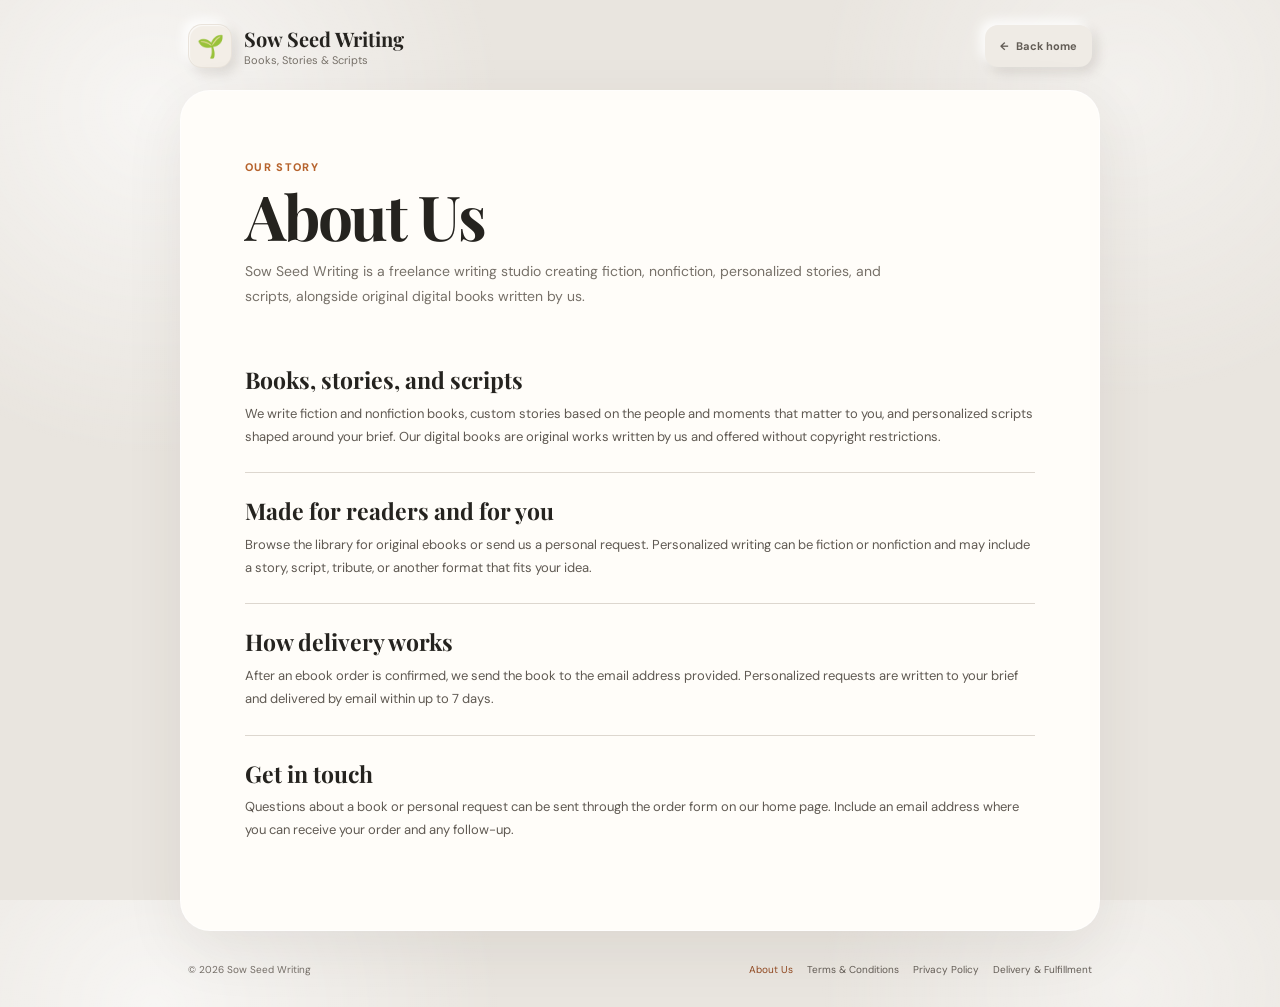
<file: about.html>
<!DOCTYPE html>
<html lang="en">
<head>
  <meta charset="UTF-8" />
  <meta name="viewport" content="width=device-width, initial-scale=1.0, viewport-fit=cover" />
  <meta name="theme-color" content="#e9e5df" />
  <meta name="description" content="Meet Sow Seed Writing, a freelance writer of fiction, nonfiction, personalized stories and scripts, and original ebooks." />
  <title>About Us — Sow Seed Writing</title>
  <link rel="icon" type="image/svg+xml" href="favicon.svg" />
  <link rel="preconnect" href="https://fonts.googleapis.com">
  <link rel="preconnect" href="https://fonts.gstatic.com" crossorigin>
  <link href="https://fonts.googleapis.com/css2?family=DM+Sans:wght@400;500;600;700&family=Playfair+Display:wght@600;700&display=swap" rel="stylesheet">
  <link rel="stylesheet" href="styles.css" />
</head>
<body class="legal-page">
  <div class="legal-shell">
    <header class="legal-header">
      <a class="brand" href="index.html" aria-label="Sow Seed Writing home">
        <span class="brand-mark">🌱</span>
        <span><strong>Sow Seed Writing</strong><small>Books, Stories &amp; Scripts</small></span>
      </a>
      <a class="home-button" href="index.html"><span aria-hidden="true">←</span> Back home</a>
    </header>

    <main class="legal-card">
      <span class="eyebrow">Our story</span>
      <h1>About Us</h1>
      <p class="legal-intro">Sow Seed Writing is a freelance writing studio creating fiction, nonfiction, personalized stories, and scripts, alongside original digital books written by us.</p>

      <section class="legal-section">
        <h2>Books, stories, and scripts</h2>
        <p>We write fiction and nonfiction books, custom stories based on the people and moments that matter to you, and personalized scripts shaped around your brief. Our digital books are original works written by us and offered without copyright restrictions.</p>
      </section>

      <section class="legal-section">
        <h2>Made for readers and for you</h2>
        <p>Browse the library for original ebooks or send us a personal request. Personalized writing can be fiction or nonfiction and may include a story, script, tribute, or another format that fits your idea.</p>
      </section>

      <section class="legal-section">
        <h2>How delivery works</h2>
        <p>After an ebook order is confirmed, we send the book to the email address provided. Personalized requests are written to your brief and delivered by email within up to 7 days.</p>
      </section>

      <section class="legal-section">
        <h2>Get in touch</h2>
        <p>Questions about a book or personal request can be sent through the order form on our home page. Include an email address where you can receive your order and any follow-up.</p>
      </section>
    </main>

    <footer class="site-footer legal-footer">
      <span>© 2026 Sow Seed Writing</span>
      <nav class="footer-links" aria-label="Footer navigation">
        <a href="about.html" aria-current="page">About Us</a>
        <a href="terms.html">Terms &amp; Conditions</a>
        <a href="privacy.html">Privacy Policy</a>
        <a href="delivery-fulfillment-policy.html">Delivery &amp; Fulfillment</a>
      </nav>
    </footer>
  </div>
</body>
</html>
</file>
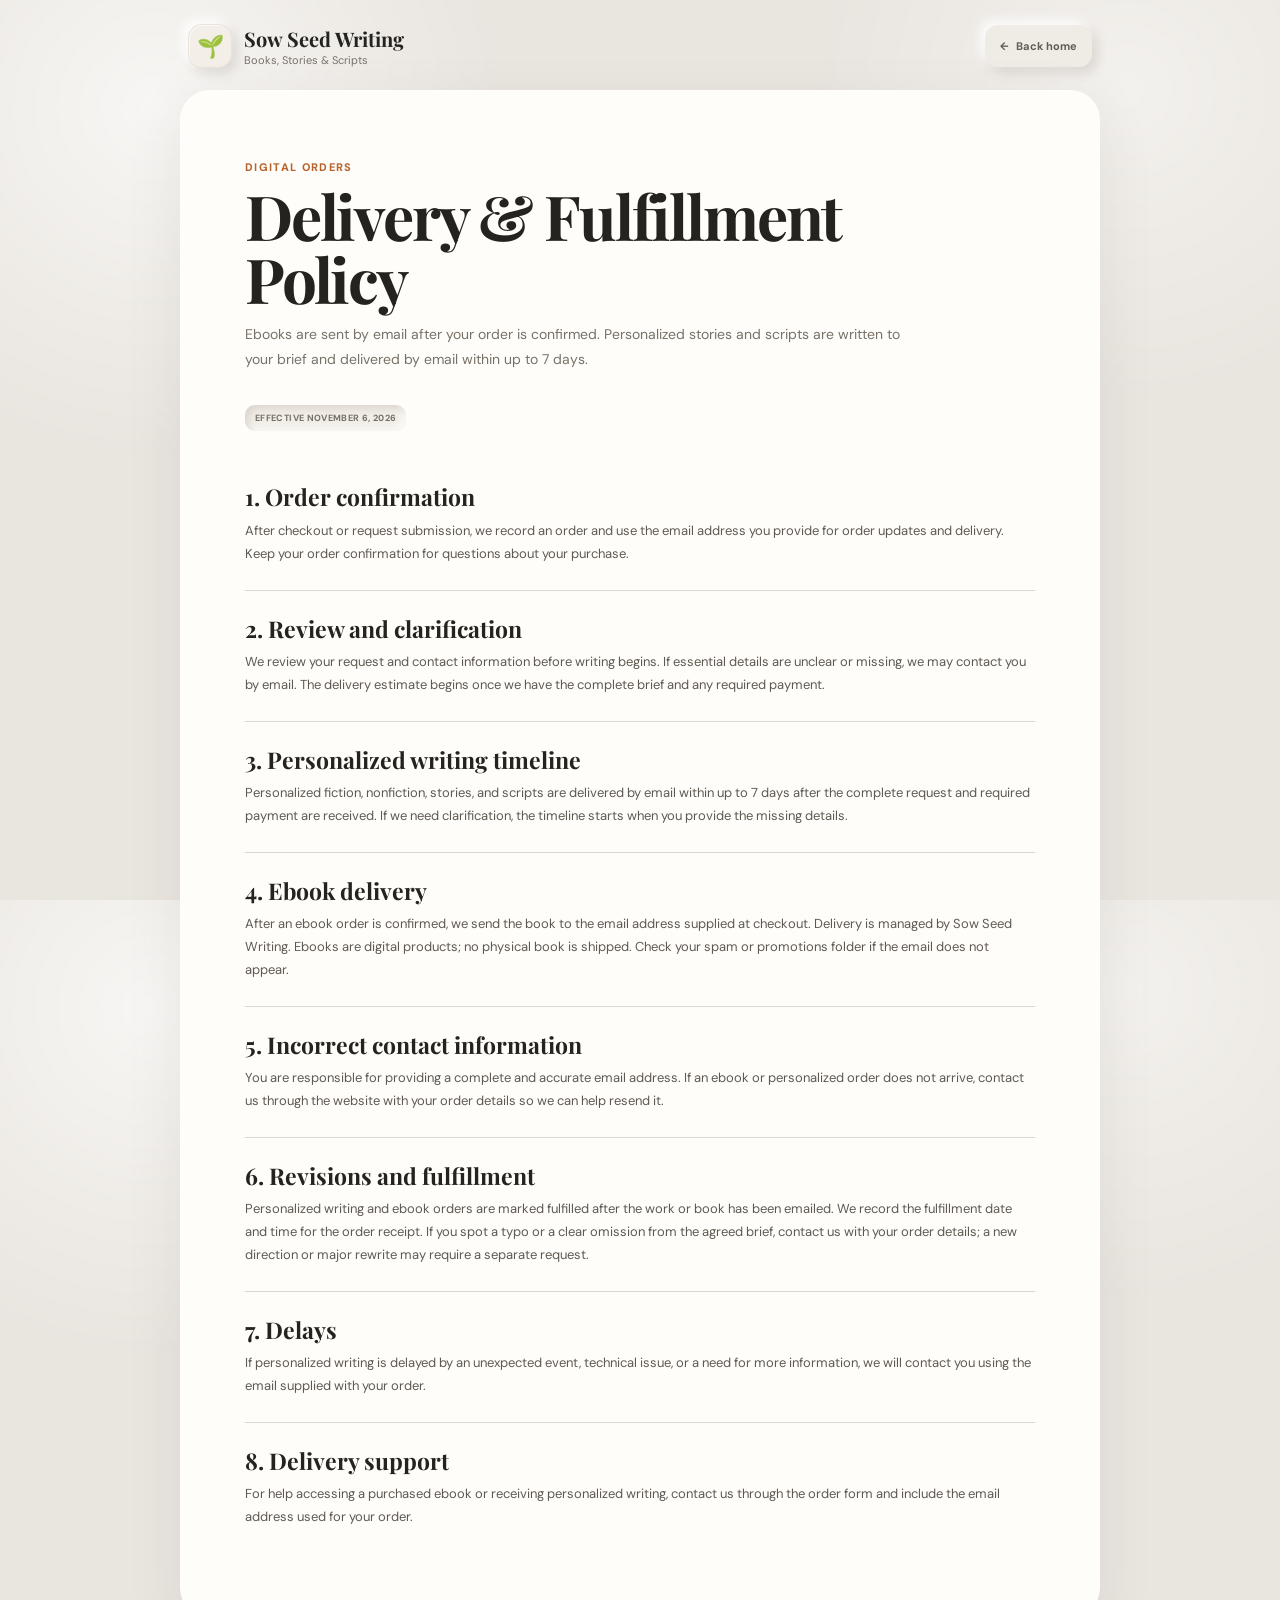
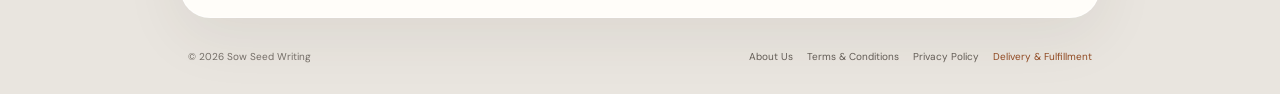
<file: delivery-fulfillment-policy.html>
<!DOCTYPE html>
<html lang="en">
<head>
  <meta charset="UTF-8" />
  <meta name="viewport" content="width=device-width, initial-scale=1.0, viewport-fit=cover" />
  <meta name="theme-color" content="#e9e5df" />
  <meta name="description" content="Email delivery and fulfillment for ebooks and personalized writing from Sow Seed Writing." />
  <title>Delivery &amp; Fulfillment Policy — Sow Seed Writing</title>
  <link rel="icon" type="image/svg+xml" href="favicon.svg" />
  <link rel="preconnect" href="https://fonts.googleapis.com">
  <link rel="preconnect" href="https://fonts.gstatic.com" crossorigin>
  <link href="https://fonts.googleapis.com/css2?family=DM+Sans:wght@400;500;600;700&family=Playfair+Display:wght@600;700&display=swap" rel="stylesheet">
  <link rel="stylesheet" href="styles.css" />
</head>
<body class="legal-page">
  <div class="legal-shell">
    <header class="legal-header">
      <a class="brand" href="index.html" aria-label="Sow Seed Writing home">
        <span class="brand-mark">🌱</span>
        <span><strong>Sow Seed Writing</strong><small>Books, Stories &amp; Scripts</small></span>
      </a>
      <a class="home-button" href="index.html"><span aria-hidden="true">←</span> Back home</a>
    </header>

    <main class="legal-card">
      <span class="eyebrow">Digital orders</span>
      <h1>Delivery &amp; Fulfillment Policy</h1>
      <p class="legal-intro">Ebooks are sent by email after your order is confirmed. Personalized stories and scripts are written to your brief and delivered by email within up to 7 days.</p>
      <div class="legal-updated">Effective November 6, 2026</div>

      <section class="legal-section">
        <h2>1. Order confirmation</h2>
        <p>After checkout or request submission, we record an order and use the email address you provide for order updates and delivery. Keep your order confirmation for questions about your purchase.</p>
      </section>

      <section class="legal-section">
        <h2>2. Review and clarification</h2>
        <p>We review your request and contact information before writing begins. If essential details are unclear or missing, we may contact you by email. The delivery estimate begins once we have the complete brief and any required payment.</p>
      </section>

      <section class="legal-section">
        <h2>3. Personalized writing timeline</h2>
        <p>Personalized fiction, nonfiction, stories, and scripts are delivered by email within up to 7 days after the complete request and required payment are received. If we need clarification, the timeline starts when you provide the missing details.</p>
      </section>

      <section class="legal-section">
        <h2>4. Ebook delivery</h2>
        <p>After an ebook order is confirmed, we send the book to the email address supplied at checkout. Delivery is managed by Sow Seed Writing. Ebooks are digital products; no physical book is shipped. Check your spam or promotions folder if the email does not appear.</p>
      </section>

      <section class="legal-section">
        <h2>5. Incorrect contact information</h2>
        <p>You are responsible for providing a complete and accurate email address. If an ebook or personalized order does not arrive, contact us through the website with your order details so we can help resend it.</p>
      </section>

      <section class="legal-section">
        <h2>6. Revisions and fulfillment</h2>
        <p>Personalized writing and ebook orders are marked fulfilled after the work or book has been emailed. We record the fulfillment date and time for the order receipt. If you spot a typo or a clear omission from the agreed brief, contact us with your order details; a new direction or major rewrite may require a separate request.</p>
      </section>

      <section class="legal-section">
        <h2>7. Delays</h2>
        <p>If personalized writing is delayed by an unexpected event, technical issue, or a need for more information, we will contact you using the email supplied with your order.</p>
      </section>

      <section class="legal-section">
        <h2>8. Delivery support</h2>
        <p>For help accessing a purchased ebook or receiving personalized writing, contact us through the order form and include the email address used for your order.</p>
      </section>
    </main>

    <footer class="site-footer legal-footer">
      <span>© 2026 Sow Seed Writing</span>
      <nav class="footer-links" aria-label="Footer navigation">
        <a href="about.html">About Us</a>
        <a href="terms.html">Terms &amp; Conditions</a>
        <a href="privacy.html">Privacy Policy</a>
        <a href="delivery-fulfillment-policy.html" aria-current="page">Delivery &amp; Fulfillment</a>
      </nav>
    </footer>
  </div>
</body>
</html>
</file>
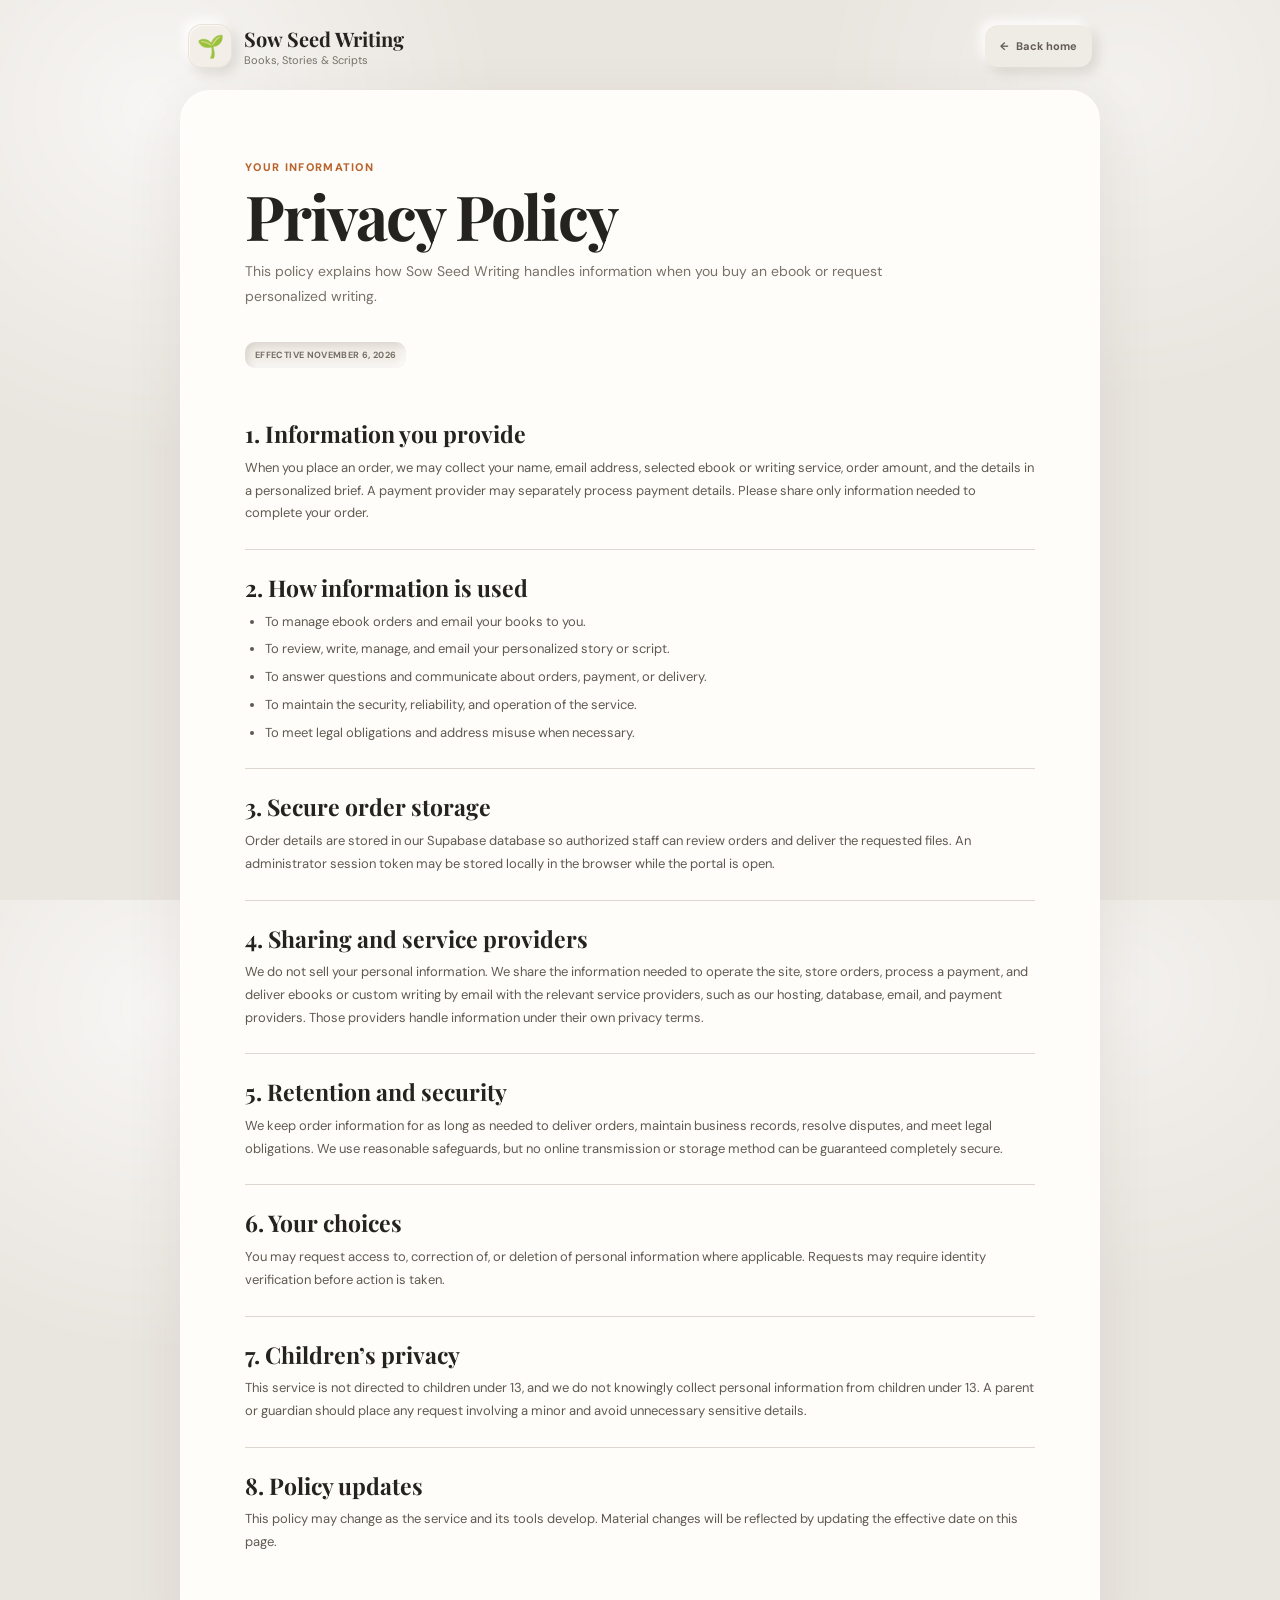
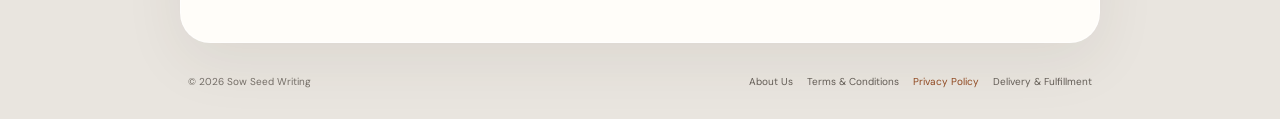
<file: privacy.html>
<!DOCTYPE html>
<html lang="en">
<head>
  <meta charset="UTF-8" />
  <meta name="viewport" content="width=device-width, initial-scale=1.0, viewport-fit=cover" />
  <meta name="theme-color" content="#e9e5df" />
  <meta name="description" content="Privacy policy for customers ordering digital books and personalized writing from Sow Seed Writing." />
  <title>Privacy Policy — Sow Seed Writing</title>
  <link rel="icon" type="image/svg+xml" href="favicon.svg" />
  <link rel="preconnect" href="https://fonts.googleapis.com">
  <link rel="preconnect" href="https://fonts.gstatic.com" crossorigin>
  <link href="https://fonts.googleapis.com/css2?family=DM+Sans:wght@400;500;600;700&family=Playfair+Display:wght@600;700&display=swap" rel="stylesheet">
  <link rel="stylesheet" href="styles.css" />
</head>
<body class="legal-page">
  <div class="legal-shell">
    <header class="legal-header">
      <a class="brand" href="index.html" aria-label="Sow Seed Writing home">
        <span class="brand-mark">🌱</span>
        <span><strong>Sow Seed Writing</strong><small>Books, Stories &amp; Scripts</small></span>
      </a>
      <a class="home-button" href="index.html"><span aria-hidden="true">←</span> Back home</a>
    </header>

    <main class="legal-card">
      <span class="eyebrow">Your information</span>
      <h1>Privacy Policy</h1>
      <p class="legal-intro">This policy explains how Sow Seed Writing handles information when you buy an ebook or request personalized writing.</p>
      <div class="legal-updated">Effective November 6, 2026</div>

      <section class="legal-section">
        <h2>1. Information you provide</h2>
        <p>When you place an order, we may collect your name, email address, selected ebook or writing service, order amount, and the details in a personalized brief. A payment provider may separately process payment details. Please share only information needed to complete your order.</p>
      </section>

      <section class="legal-section">
        <h2>2. How information is used</h2>
        <ul>
          <li>To manage ebook orders and email your books to you.</li>
          <li>To review, write, manage, and email your personalized story or script.</li>
          <li>To answer questions and communicate about orders, payment, or delivery.</li>
          <li>To maintain the security, reliability, and operation of the service.</li>
          <li>To meet legal obligations and address misuse when necessary.</li>
        </ul>
      </section>

      <section class="legal-section">
        <h2>3. Secure order storage</h2>
        <p>Order details are stored in our Supabase database so authorized staff can review orders and deliver the requested files. An administrator session token may be stored locally in the browser while the portal is open.</p>
      </section>

      <section class="legal-section">
        <h2>4. Sharing and service providers</h2>
        <p>We do not sell your personal information. We share the information needed to operate the site, store orders, process a payment, and deliver ebooks or custom writing by email with the relevant service providers, such as our hosting, database, email, and payment providers. Those providers handle information under their own privacy terms.</p>
      </section>

      <section class="legal-section">
        <h2>5. Retention and security</h2>
        <p>We keep order information for as long as needed to deliver orders, maintain business records, resolve disputes, and meet legal obligations. We use reasonable safeguards, but no online transmission or storage method can be guaranteed completely secure.</p>
      </section>

      <section class="legal-section">
        <h2>6. Your choices</h2>
        <p>You may request access to, correction of, or deletion of personal information where applicable. Requests may require identity verification before action is taken.</p>
      </section>

      <section class="legal-section">
        <h2>7. Children’s privacy</h2>
        <p>This service is not directed to children under 13, and we do not knowingly collect personal information from children under 13. A parent or guardian should place any request involving a minor and avoid unnecessary sensitive details.</p>
      </section>

      <section class="legal-section">
        <h2>8. Policy updates</h2>
        <p>This policy may change as the service and its tools develop. Material changes will be reflected by updating the effective date on this page.</p>
      </section>
    </main>

    <footer class="site-footer legal-footer">
      <span>© 2026 Sow Seed Writing</span>
      <nav class="footer-links" aria-label="Footer navigation">
        <a href="about.html">About Us</a>
        <a href="terms.html">Terms &amp; Conditions</a>
        <a href="privacy.html" aria-current="page">Privacy Policy</a>
        <a href="delivery-fulfillment-policy.html">Delivery &amp; Fulfillment</a>
      </nav>
    </footer>
  </div>
</body>
</html>
</file>
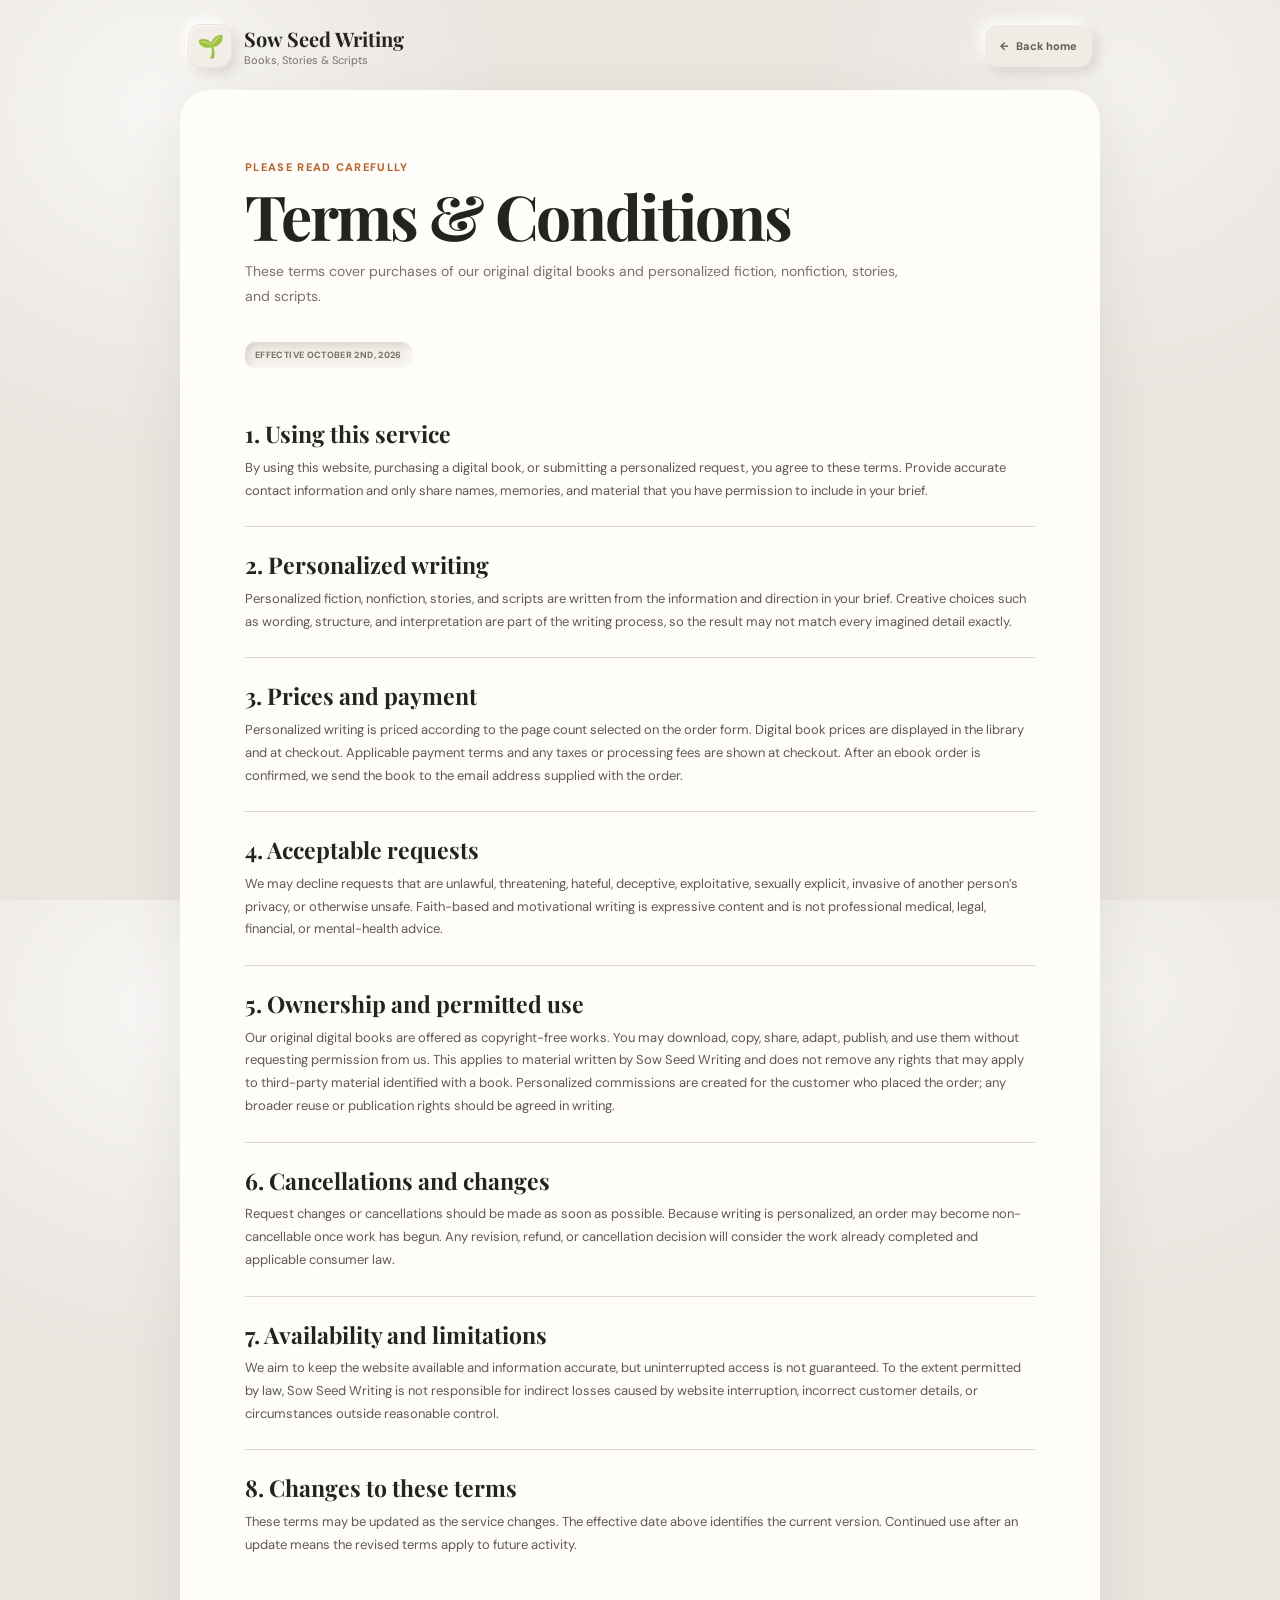
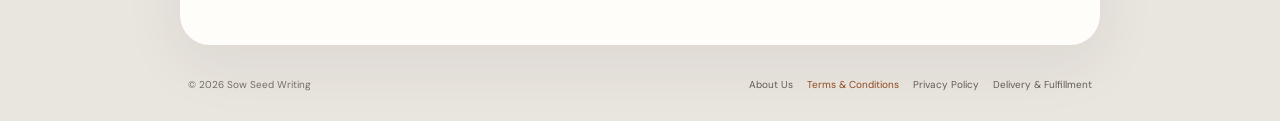
<file: terms.html>
<!DOCTYPE html>
<html lang="en">
<head>
  <meta charset="UTF-8" />
  <meta name="viewport" content="width=device-width, initial-scale=1.0, viewport-fit=cover" />
  <meta name="theme-color" content="#e9e5df" />
  <meta name="description" content="Terms for buying original copyright-free ebooks and ordering personalized writing from Sow Seed Writing." />
  <title>Terms &amp; Conditions — Sow Seed Writing</title>
  <link rel="icon" type="image/svg+xml" href="favicon.svg" />
  <link rel="preconnect" href="https://fonts.googleapis.com">
  <link rel="preconnect" href="https://fonts.gstatic.com" crossorigin>
  <link href="https://fonts.googleapis.com/css2?family=DM+Sans:wght@400;500;600;700&family=Playfair+Display:wght@600;700&display=swap" rel="stylesheet">
  <link rel="stylesheet" href="styles.css" />
</head>
<body class="legal-page">
  <div class="legal-shell">
    <header class="legal-header">
      <a class="brand" href="index.html" aria-label="Sow Seed Writing home">
        <span class="brand-mark">🌱</span>
        <span><strong>Sow Seed Writing</strong><small>Books, Stories &amp; Scripts</small></span>
      </a>
      <a class="home-button" href="index.html"><span aria-hidden="true">←</span> Back home</a>
    </header>

    <main class="legal-card">
      <span class="eyebrow">Please read carefully</span>
      <h1>Terms &amp; Conditions</h1>
      <p class="legal-intro">These terms cover purchases of our original digital books and personalized fiction, nonfiction, stories, and scripts.</p>
      <div class="legal-updated">Effective October 2nd, 2026</div>

      <section class="legal-section">
        <h2>1. Using this service</h2>
        <p>By using this website, purchasing a digital book, or submitting a personalized request, you agree to these terms. Provide accurate contact information and only share names, memories, and material that you have permission to include in your brief.</p>
      </section>

      <section class="legal-section">
        <h2>2. Personalized writing</h2>
        <p>Personalized fiction, nonfiction, stories, and scripts are written from the information and direction in your brief. Creative choices such as wording, structure, and interpretation are part of the writing process, so the result may not match every imagined detail exactly.</p>
      </section>

      <section class="legal-section">
        <h2>3. Prices and payment</h2>
        <p>Personalized writing is priced according to the page count selected on the order form. Digital book prices are displayed in the library and at checkout. Applicable payment terms and any taxes or processing fees are shown at checkout. After an ebook order is confirmed, we send the book to the email address supplied with the order.</p>
      </section>

      <section class="legal-section">
        <h2>4. Acceptable requests</h2>
        <p>We may decline requests that are unlawful, threatening, hateful, deceptive, exploitative, sexually explicit, invasive of another person’s privacy, or otherwise unsafe. Faith-based and motivational writing is expressive content and is not professional medical, legal, financial, or mental-health advice.</p>
      </section>

      <section class="legal-section">
        <h2>5. Ownership and permitted use</h2>
        <p>Our original digital books are offered as copyright-free works. You may download, copy, share, adapt, publish, and use them without requesting permission from us. This applies to material written by Sow Seed Writing and does not remove any rights that may apply to third-party material identified with a book. Personalized commissions are created for the customer who placed the order; any broader reuse or publication rights should be agreed in writing.</p>
      </section>

      <section class="legal-section">
        <h2>6. Cancellations and changes</h2>
        <p>Request changes or cancellations should be made as soon as possible. Because writing is personalized, an order may become non-cancellable once work has begun. Any revision, refund, or cancellation decision will consider the work already completed and applicable consumer law.</p>
      </section>

      <section class="legal-section">
        <h2>7. Availability and limitations</h2>
        <p>We aim to keep the website available and information accurate, but uninterrupted access is not guaranteed. To the extent permitted by law, Sow Seed Writing is not responsible for indirect losses caused by website interruption, incorrect customer details, or circumstances outside reasonable control.</p>
      </section>

      <section class="legal-section">
        <h2>8. Changes to these terms</h2>
        <p>These terms may be updated as the service changes. The effective date above identifies the current version. Continued use after an update means the revised terms apply to future activity.</p>
      </section>
    </main>

    <footer class="site-footer legal-footer">
      <span>© 2026 Sow Seed Writing</span>
      <nav class="footer-links" aria-label="Footer navigation">
        <a href="about.html">About Us</a>
        <a href="terms.html" aria-current="page">Terms &amp; Conditions</a>
        <a href="privacy.html">Privacy Policy</a>
        <a href="delivery-fulfillment-policy.html">Delivery &amp; Fulfillment</a>
      </nav>
    </footer>
  </div>
</body>
</html>
</file>
<file: styles.css>
:root {
  --page: #e9e5df;
  --panel: #fffdf9;
  --panel-soft: #f5f0e9;
  --ink: #25231f;
  --muted: #777169;
  --line: #ddd7cf;
  --accent: #b6632d;
  --accent-dark: #8f4820;
  --accent-soft: #f8e5d7;
  --olive: #6f7e5b;
  --success: #5d7e56;
  --danger: #a44036;
  --shadow: 0 18px 60px rgba(60, 49, 38, .08);
  --neu-raised: -5px -5px 11px rgba(255,255,255,.88), 5px 5px 12px rgba(83,70,55,.15);
  --neu-pressed: inset 3px 3px 7px rgba(91,75,57,.16), inset -3px -3px 7px rgba(255,255,255,.9);
  --radius-xl: 30px;
  --radius-lg: 20px;
  --radius-md: 14px;
}

* { box-sizing: border-box; }

html,
body { height: 100%; }

html { scroll-behavior: smooth; }

body {
  margin: 0;
  overflow: hidden;
  color: var(--ink);
  background:
    radial-gradient(circle at 12% 12%, rgba(255,255,255,.66), transparent 25%),
    radial-gradient(circle at 88% 10%, rgba(255,255,255,.46), transparent 22%),
    var(--page);
  font-family: "DM Sans", system-ui, -apple-system, BlinkMacSystemFont, "Segoe UI", sans-serif;
}

button,
input,
textarea { font: inherit; }

button { cursor: pointer; touch-action: manipulation; }
a { color: inherit; }
[hidden] { display: none !important; }

:focus-visible {
  outline: 3px solid rgba(182,99,45,.28);
  outline-offset: 3px;
}

.page-shell {
  position: relative;
  isolation: isolate;
  z-index: 0;
  width: min(1540px, calc(100% - 40px));
  height: 100dvh;
  margin: 0 auto;
  padding: 16px 0 12px;
  display: grid;
  grid-template-rows: 62px minmax(0, 1fr) 32px;
  gap: 10px;
}

.site-header {
  min-width: 0;
  display: flex;
  align-items: center;
  justify-content: space-between;
  padding: 0 8px;
}

.mobile-section-nav { display: none; }

.brand {
  min-width: 0;
  display: inline-flex;
  align-items: center;
  gap: 12px;
  text-decoration: none;
}

.brand-mark,
.summary-icon,
.input-wrap > span:not(.currency),
.admin-icon {
  display: grid;
  place-items: center;
  flex: 0 0 auto;
  border: 1px solid rgba(120,101,79,.08);
  background: #f3eee7;
  box-shadow: var(--neu-raised), inset 1px 1px 1px rgba(255,255,255,.65);
}

.brand-mark {
  width: 44px;
  height: 44px;
  border-radius: 14px;
  font-size: 22px;
}

.brand strong {
  display: block;
  font-family: "Playfair Display", serif;
  font-size: 20px;
}

.brand small {
  display: block;
  margin-top: 1px;
  color: var(--muted);
  font-size: 11px;
}

.admin-button,
.admin-close {
  display: grid;
  place-items: center;
  border: 0;
  color: var(--muted);
  background: #efebe5;
  box-shadow: var(--neu-raised);
  transition: color .18s ease, box-shadow .18s ease, transform .18s ease;
}

.admin-button {
  width: 46px;
  height: 46px;
  border-radius: 50%;
  font-size: 19px;
}

.admin-button:hover,
.admin-close:hover { color: var(--accent-dark); transform: translateY(-1px); }

.admin-button:active,
.admin-close:active { box-shadow: var(--neu-pressed); transform: translateY(1px); }

.workspace {
  min-width: 0;
  min-height: 0;
  display: grid;
  grid-template-columns: .92fr 1.12fr .92fr;
  gap: 22px;
  overflow: hidden;
}

.panel {
  min-width: 0;
  min-height: 0;
  height: 100%;
  overflow-x: hidden;
  overflow-y: auto;
  overscroll-behavior: contain;
  scrollbar-width: thin;
  scrollbar-color: #d7c9ba transparent;
  border-radius: var(--radius-xl);
  background: var(--panel);
  box-shadow: var(--shadow);
}

.panel::-webkit-scrollbar,
.orders-list::-webkit-scrollbar { width: 7px; }
.panel::-webkit-scrollbar-track,
.orders-list::-webkit-scrollbar-track { background: transparent; }
.panel::-webkit-scrollbar-thumb,
.orders-list::-webkit-scrollbar-thumb { border: 2px solid transparent; border-radius: 99px; background: #d3c5b6; background-clip: padding-box; }

.eyebrow {
  display: inline-block;
  color: var(--accent);
  font-size: 11px;
  font-weight: 800;
  letter-spacing: .12em;
  text-transform: uppercase;
}

.panel-top h1,
.library-header h2,
.checkout-header h2,
.admin-login h2,
.admin-dashboard-head h2 {
  margin: 8px 0;
  font-family: "Playfair Display", serif;
  line-height: 1.04;
}

.panel-top p,
.library-header p,
.checkout-header p,
.admin-login > p {
  margin: 0;
  color: var(--muted);
  line-height: 1.52;
}

/* Reviews */
.reviews-panel { padding: 28px 24px 24px; }
.panel-top h1 { font-size: clamp(30px, 3vw, 42px); }

.rating-summary {
  margin: 24px 0 18px;
  padding: 17px;
  border: 1px solid var(--line);
  border-radius: var(--radius-md);
  background: #fff;
}

.rating-summary > div { display: flex; align-items: center; gap: 10px; }
.rating-summary strong { font-size: 29px; }
.stars,
.mini-stars { color: #d59735; letter-spacing: 1px; }
.rating-summary small { display: block; margin-top: 4px; color: var(--muted); }
.review-list { display: grid; gap: 12px; }

.review-load-more {
  width: 100%;
  min-height: 46px;
  margin-top: 14px;
  padding: 10px 14px;
  border: 0;
  border-radius: 12px;
  color: var(--accent-dark);
  background: #f1ede7;
  box-shadow: var(--neu-raised);
  font-size: 11px;
  font-weight: 800;
}

.review-load-more:hover { transform: translateY(-1px); }
.review-load-more:active { box-shadow: var(--neu-pressed); transform: translateY(1px); }

.review-card {
  padding: 16px;
  border: 1px solid var(--line);
  border-radius: 17px;
  background: rgba(255,255,255,.74);
  transition: border-color .2s ease, box-shadow .2s ease, transform .2s ease;
}

.review-card:hover,
.review-card.active-review {
  border-color: rgba(182,99,45,.42);
  box-shadow: 0 9px 24px rgba(67,47,31,.07);
  transform: translateY(-1px);
}

.review-head {
  display: grid;
  grid-template-columns: auto 1fr auto;
  gap: 10px;
  align-items: center;
}

.avatar {
  width: 40px;
  height: 40px;
  display: grid;
  place-items: center;
  border-radius: 13px;
  color: var(--accent-dark);
  background: var(--accent-soft);
  font-weight: 800;
}

.review-head strong { display: block; font-size: 14px; }
.review-head span:not(.mini-stars) { display: block; margin-top: 2px; color: var(--muted); font-size: 12px; }
.mini-stars { font-size: 10px; }
.review-card p { margin: 12px 0 0; color: #5f5a53; font-size: 13px; line-height: 1.58; }

.review-footer {
  display: flex;
  align-items: center;
  gap: 8px;
  padding-top: 20px;
  color: var(--muted);
  font-size: 12px;
}

.trust-dot { width: 8px; height: 8px; border-radius: 50%; background: #6c9463; box-shadow: 0 0 0 5px #edf3eb; }

/* Library */
.library-panel { padding: 28px 24px 30px; }
.library-header { padding-bottom: 20px; }
.library-header h2 { font-size: clamp(30px, 3vw, 40px); }
.library-header p { max-width: 440px; font-size: 13px; }
.library-catalog { display: grid; gap: 30px; }
.library-group { min-width: 0; }
.library-group-title { margin-bottom: 15px; padding-bottom: 10px; border-bottom: 2px solid var(--series-line, var(--line)); }
.library-group-title h3 { margin: 0 0 5px; font-family: "Playfair Display", serif; font-size: clamp(21px, 2vw, 28px); line-height: 1.15; }
.library-group-title p { margin: 0; color: var(--muted); font-size: 11px; }
.series-quiet { --series-line: #c77961; }
.series-ordinary { --series-line: #a9a59c; }
.series-faith { --series-line: #91a8b7; }

.book-list {
  display: grid;
  grid-template-columns: repeat(2, minmax(0, 1fr));
  gap: 22px 14px;
}

.book-item { min-width: 0; }

.flip-book {
  width: 100%;
  aspect-ratio: 2 / 3;
  display: block;
  padding: 0;
  border: 0;
  border-radius: 10px;
  background: transparent;
  perspective: 900px;
}

.book-card-inner {
  width: 100%;
  height: 100%;
  position: relative;
  display: block;
  transform-style: preserve-3d;
  transition: transform .58s cubic-bezier(.2,.72,.25,1);
}

.flip-book.is-flipped .book-card-inner { transform: rotateY(180deg); }

.book-face {
  position: absolute;
  inset: 0;
  overflow: hidden;
  display: flex;
  flex-direction: column;
  justify-content: center;
  padding: 18px 15px;
  border: 1px solid rgba(52,34,22,.36);
  border-left-width: 7px;
  border-radius: 6px 11px 11px 6px;
  box-shadow: 0 10px 20px rgba(45,37,31,.17), inset 2px 1px 0 rgba(255,255,255,.18);
  backface-visibility: hidden;
  -webkit-backface-visibility: hidden;
}

.book-face::after {
  content: "";
  position: absolute;
  inset: 9px;
  border: 1px solid currentColor;
  border-radius: 3px;
  opacity: .22;
  pointer-events: none;
}

.book-cover { color: #fff8e9; text-align: center; }
.image-cover { padding: 0; background: #e8ddc9; }
.image-cover::after { display: none; }
.image-cover img { width: 100%; height: 100%; display: block; object-fit: cover; }
.book-cover .book-mark { margin-bottom: 12px; font-size: 22px; filter: drop-shadow(0 2px 2px rgba(0,0,0,.15)); }

.book-cover h4,
.book-back-cover h4 {
  margin: 0;
  font-family: "Playfair Display", serif;
  font-size: clamp(17px, 1.6vw, 23px);
  line-height: 1.04;
}

.book-cover small {
  margin-top: 16px;
  font-size: 7px;
  font-weight: 700;
  letter-spacing: .13em;
  text-transform: uppercase;
}

.book-back-cover {
  color: #4b3b2f;
  background: #f2e7d1;
  transform: rotateY(180deg);
  text-align: left;
}

.book-back-cover h4 { margin-bottom: 10px; font-size: 15px; }
.book-back-cover p { margin: 0; font-family: Georgia, serif; font-size: 10px; line-height: 1.48; }
.book-back-cover small { margin-top: auto; padding-top: 10px; color: #806f5c; font-size: 8px; font-weight: 700; }

.tone-0 { background: linear-gradient(155deg, #82452d, #b46e49); }
.tone-1 { background: linear-gradient(155deg, #46563f, #7a896f); }
.tone-2 { color: #5d431e; background: linear-gradient(155deg, #c9a15d, #efd9a8); }
.tone-3 { background: linear-gradient(155deg, #455b64, #78919a); }
.tone-4 { background: linear-gradient(155deg, #6e536b, #9b7897); }
.tone-5 { background: linear-gradient(155deg, #8b6339, #c3945d); }
.tone-6 { background: linear-gradient(155deg, #3f6158, #6f9489); }

.flip-book:hover .book-card-inner { transform: translateY(-3px) rotateY(0); }
.flip-book.is-flipped:hover .book-card-inner { transform: translateY(-3px) rotateY(180deg); }

.book-meta { padding: 10px 2px 0; }
.book-meta h4 { margin: 0 0 4px; font-size: 13px; line-height: 1.25; }
.book-meta p { min-height: 34px; margin: 0; color: var(--muted); font-size: 10px; line-height: 1.45; }
.book-price { display: block; margin-bottom: 6px; color: var(--accent-dark); font-size: 13px; font-weight: 800; }

.book-rating {
  display: flex;
  align-items: center;
  justify-content: space-between;
  gap: 7px;
  margin-top: 8px;
  color: var(--muted);
  font-size: 9px;
}

.book-rating strong { color: #d18d27; font-size: 10px; letter-spacing: .03em; }

/* Checkout */
.checkout-panel { padding: 28px 24px 24px; }
.checkout-header h2 { font-size: clamp(30px, 3vw, 40px); }
.checkout-header { margin-bottom: 22px; }
.checkout-header p { font-size: 13px; }

.choice-section {
  min-width: 0;
  margin: 0 0 18px;
  padding: 0;
  border: 0;
}

.field-group label,
.selection-label {
  display: block;
  margin-bottom: 8px;
  color: #4c4640;
  font-size: 12px;
  font-weight: 800;
}

.story-options { display: grid; gap: 9px; }
.story-options { grid-template-columns: repeat(2, minmax(0, 1fr)); align-items: stretch; }

.choice-button {
  border: 0;
  color: var(--muted);
  background: #f1ede7;
  box-shadow: var(--neu-raised);
  font-weight: 700;
  transition: color .18s ease, background .18s ease, box-shadow .18s ease, transform .18s ease;
}

.choice-button {
  min-width: 0;
  min-height: 44px;
  padding: 9px 8px;
  border-radius: 11px;
  font-size: 11px;
}

.choice-button small { display: block; margin-top: 2px; color: inherit; font-size: 8px; font-weight: 500; }
.personal-choice { width: 100%; min-height: 48px; font-size: 13px; }
#book-select {
  width: 100%;
  min-width: 0;
  min-height: 48px;
  padding: 0 12px;
  border: 1px solid var(--line);
  border-radius: 12px;
  color: var(--ink);
  background: #fff;
  font: inherit;
  font-size: 13px;
}
#book-select:focus { outline: 0; border-color: var(--accent); box-shadow: 0 0 0 3px rgba(182,99,45,.10); }
#book-select.book-selected { border-color: var(--accent); color: var(--accent-dark); background-color: #f5e3d6; }
.book-purchase { padding-top: 8px; }
.book-purchase h3 { margin: 0 0 10px; font-family: "Playfair Display", serif; font-size: 22px; line-height: 1.25; }
.book-purchase p { margin: 0 0 20px; color: var(--muted); font-size: 13px; line-height: 1.55; }
.book-customer-fields { margin-top: 20px; }
.book-customer-fields .field-group { margin-bottom: 12px; }
.book-order-total { display: flex; justify-content: space-between; align-items: center; gap: 12px; padding: 13px 0; border-top: 1px solid var(--line); font-size: 13px; }
.book-order-total strong { color: var(--accent-dark); font-size: 19px; }

.page-slider-section { margin-bottom: 14px; padding: 12px 14px 10px; border-radius: 14px; background: var(--panel-soft); }
.page-slider-heading,
.page-slider-scale { display: flex; align-items: center; justify-content: space-between; gap: 10px; }
.page-slider-heading output { color: var(--accent-dark); font-size: 17px; font-weight: 800; }
#page-count {
  display: block;
  width: 100%;
  height: 8px;
  margin: 16px 0 7px;
  border-radius: 999px;
  appearance: none;
  -webkit-appearance: none;
  background: linear-gradient(to right, var(--accent) var(--range-progress, 0%), #dfd6cb var(--range-progress, 0%));
  cursor: pointer;
}
#page-count::-webkit-slider-thumb {
  width: 22px;
  height: 22px;
  border: 3px solid #fff;
  border-radius: 50%;
  appearance: none;
  -webkit-appearance: none;
  background: var(--accent);
  box-shadow: 0 2px 8px rgba(75, 48, 31, .25);
}
#page-count::-moz-range-thumb {
  width: 22px;
  height: 22px;
  border: 3px solid #fff;
  border-radius: 50%;
  background: var(--accent);
  box-shadow: 0 2px 8px rgba(75, 48, 31, .25);
}
.page-slider-scale { color: var(--muted); font-size: 9px; }
.page-slider-section .error:empty { display: none; }

.choice-button:hover { color: var(--accent-dark); transform: translateY(-1px); }

.choice-button:active,
.choice-button.active,
.choice-button[aria-pressed="true"] {
  color: var(--accent-dark);
  background: #f5e3d6;
  box-shadow: var(--neu-pressed);
  transform: translateY(1px);
}

.field-group { margin-bottom: 15px; }
.optional { color: var(--muted); font-size: 10px; font-weight: 500; }

.input-wrap {
  min-height: 47px;
  display: flex;
  align-items: center;
  gap: 9px;
  padding: 0 12px;
  border: 1px solid var(--line);
  border-radius: 12px;
  background: #fff;
  transition: border-color .2s ease, box-shadow .2s ease;
}

.input-wrap:focus-within { border-color: var(--accent); box-shadow: 0 0 0 3px rgba(182,99,45,.10); }

.input-wrap > span:not(.currency) {
  width: 27px;
  height: 27px;
  border-radius: 9px;
  font-size: 12px;
}

.input-wrap input { width: 100%; border: 0; outline: 0; color: var(--ink); background: transparent; }

textarea {
  width: 100%;
  min-height: 104px;
  padding: 12px;
  resize: vertical;
  border: 1px solid var(--line);
  border-radius: 12px;
  outline: 0;
  color: var(--ink);
  background: #fff;
  line-height: 1.45;
}

textarea:focus { border-color: var(--accent); box-shadow: 0 0 0 3px rgba(182,99,45,.10); }
.error { min-height: 12px; display: block; margin-top: 4px; color: var(--danger); font-size: 9px; }

.pay-button {
  width: 100%;
  min-height: 54px;
  display: flex;
  align-items: center;
  justify-content: space-between;
  padding: 0 16px;
  border: 1px solid rgba(143,72,32,.12);
  border-radius: 14px;
  color: #fff;
  background: linear-gradient(145deg, #cb7540, #a95429);
  box-shadow: -5px -5px 12px rgba(255,255,255,.72), 6px 7px 14px rgba(111,63,35,.25), inset 1px 1px 1px rgba(255,255,255,.26);
  font-weight: 800;
  transition: box-shadow .18s ease, transform .18s ease, filter .18s ease;
}

.pay-button:hover { filter: saturate(1.05); transform: translateY(-1px); }
.pay-button:active { box-shadow: inset 4px 4px 9px rgba(100,42,17,.30), inset -3px -3px 8px rgba(255,188,139,.18); transform: translateY(1px); }
.pay-button:disabled { cursor: wait; filter: grayscale(.2); opacity: .72; transform: none; }
.pay-button.book-buy-button:disabled { cursor: not-allowed; opacity: .55; }
.payment-options { position: relative; isolation: isolate; z-index: 0; margin-top: 12px; }
.payment-options.is-loading { visibility: hidden; }
.book-purchase .payment-options-title,
.payment-options-title { margin: 0 0 10px; color: var(--muted); font-size: 12px; }
.paypal-button-container { position: relative; isolation: isolate; z-index: 0; width: 100%; max-width: 100%; min-height: 42px; overflow: hidden; border-radius: 6px; }
.paypal-button-container[hidden] { display: none; }
body.admin-is-open .payment-options { visibility: hidden !important; pointer-events: none; }

.pay-button > span:last-child {
  width: 29px;
  height: 29px;
  display: grid;
  place-items: center;
  border-radius: 10px;
  background: rgba(255,255,255,.1);
  box-shadow: -2px -2px 5px rgba(255,255,255,.16), 3px 3px 6px rgba(86,38,16,.24), inset 1px 1px 1px rgba(255,255,255,.16);
}

.secure-note { margin: 11px 5px 0; color: var(--muted); font-size: 9px; line-height: 1.45; text-align: center; }
.form-message { margin-top: 9px; border-radius: 11px; font-size: 11px; line-height: 1.4; }
.form-message.success { padding: 10px; color: #4f6d48; background: #edf5ea; }
.form-message.error-state { padding: 10px; color: #97362d; background: #faece9; }

.checkout-footer { display: grid; gap: 5px; padding-top: 19px; color: var(--muted); font-size: 10px; }
.checkout-footer span { color: var(--olive); font-weight: 800; }

.site-footer {
  display: flex;
  align-items: center;
  justify-content: space-between;
  gap: 18px;
  padding: 0 8px;
  color: #736d66;
  font-size: 10px;
}

.footer-links {
  min-width: 0;
  display: flex;
  align-items: center;
  justify-content: center;
  gap: 14px;
}

.footer-links a {
  color: #625c55;
  text-decoration: none;
  white-space: nowrap;
  transition: color .18s ease;
}

.footer-links a:hover,
.footer-links a[aria-current="page"] { color: var(--accent-dark); }

/* Standalone information and policy pages */
.legal-page {
  height: auto;
  min-height: 100%;
  overflow-x: hidden;
  overflow-y: auto;
}

.legal-shell {
  width: calc(100% - 36px);
  max-width: 920px;
  min-width: 0;
  min-height: 100dvh;
  margin: 0 auto;
  padding: 24px 0 18px;
  display: flex;
  flex-direction: column;
}

.legal-header {
  display: flex;
  align-items: center;
  justify-content: space-between;
  gap: 20px;
  padding: 0 8px 22px;
}

.home-button {
  min-height: 42px;
  display: inline-flex;
  align-items: center;
  gap: 7px;
  padding: 0 15px;
  border: 0;
  border-radius: 13px;
  color: #625c55;
  background: #efebe5;
  box-shadow: var(--neu-raised);
  font-size: 11px;
  font-weight: 700;
  text-decoration: none;
  transition: color .18s ease, box-shadow .18s ease, transform .18s ease;
}

.home-button:hover { color: var(--accent-dark); transform: translateY(-1px); }
.home-button:active { box-shadow: var(--neu-pressed); transform: translateY(1px); }

.legal-card {
  width: 100%;
  min-width: 0;
  flex: 1;
  padding: clamp(30px, 6vw, 64px);
  border: 1px solid rgba(255,255,255,.72);
  border-radius: var(--radius-xl);
  background: var(--panel);
  box-shadow: var(--shadow);
}

.legal-card h1 {
  max-width: 720px;
  margin: 8px 0 12px;
  font-family: "Playfair Display", serif;
  font-size: clamp(38px, 7vw, 62px);
  line-height: 1.02;
  letter-spacing: -.035em;
}

.legal-intro {
  max-width: 680px;
  margin: 0 0 34px;
  color: var(--muted);
  font-size: 14px;
  line-height: 1.75;
}

.legal-updated {
  display: inline-flex;
  margin-bottom: 28px;
  padding: 7px 10px;
  border-radius: 10px;
  color: #766f66;
  background: #f1ede7;
  box-shadow: var(--neu-pressed);
  font-size: 9px;
  font-weight: 700;
  letter-spacing: .04em;
  text-transform: uppercase;
}

.legal-section {
  padding: 24px 0;
  border-top: 1px solid var(--line);
}

.legal-section:first-of-type { border-top: 0; }

.legal-section h2 {
  margin: 0 0 9px;
  font-family: "Playfair Display", serif;
  font-size: 23px;
  line-height: 1.2;
}

.legal-section p,
.legal-section li {
  color: #5f5952;
  font-size: 13px;
  line-height: 1.75;
  overflow-wrap: anywhere;
}

.legal-section p { margin: 0 0 10px; }
.legal-section p:last-child { margin-bottom: 0; }
.legal-section ul { margin: 8px 0 0; padding-left: 20px; }
.legal-section li + li { margin-top: 5px; }
.legal-section a { color: var(--accent-dark); }

.legal-footer {
  min-height: 48px;
  margin-top: 10px;
  padding: 10px 8px 0;
  flex-wrap: wrap;
}

@media (max-width: 1180px) {
  .page-shell { width: calc(100% - 24px); }
  .workspace { grid-template-columns: .9fr 1.08fr .92fr; gap: 14px; }
  .reviews-panel,
  .library-panel,
  .checkout-panel { padding-right: 18px; padding-left: 18px; }
}

@media (max-width: 900px) {
  .page-shell { width: 100%; padding: 10px 12px 8px; grid-template-rows: 58px 44px minmax(0,1fr) 36px; gap: 8px; }
  .site-header { padding: 0 4px; }
  .mobile-section-nav {
    display: grid;
    grid-template-columns: repeat(3, minmax(0, 1fr));
    gap: 7px;
    padding: 0 4px;
  }
  .mobile-section-button {
    min-width: 0;
    min-height: 44px;
    padding: 6px 10px;
    border: 0;
    border-radius: 11px;
    color: var(--muted);
    background: #efebe5;
    box-shadow: var(--neu-raised);
    font-size: 11px;
    font-weight: 800;
  }
  .mobile-section-button.active,
  .mobile-section-button[aria-pressed="true"] { color: var(--accent-dark); background: #f5e3d6; box-shadow: var(--neu-pressed); }
  .workspace {
    grid-template-columns: repeat(3, minmax(320px, 88vw));
    gap: 14px;
    overflow-x: auto;
    overflow-y: hidden;
    scroll-snap-type: x mandatory;
    scroll-behavior: smooth;
    scrollbar-width: none;
    -webkit-overflow-scrolling: touch;
  }
  .workspace::-webkit-scrollbar { display: none; }
  .panel { scroll-snap-align: center; border-radius: 24px; }
  .site-footer { overflow-x: auto; justify-content: flex-start; scrollbar-width: none; }
  .site-footer::-webkit-scrollbar { display: none; }
  .footer-links { margin-left: auto; }
  .footer-links a { min-height: 34px; display: inline-flex; align-items: center; }
  .footer-tagline { display: none; }
}

@media (max-width: 520px) {
  .page-shell {
    padding: max(8px, env(safe-area-inset-top)) max(8px, env(safe-area-inset-right)) max(6px, env(safe-area-inset-bottom)) max(8px, env(safe-area-inset-left));
    grid-template-rows: 52px 44px minmax(0,1fr) 36px;
    gap: 7px;
  }
  .workspace { grid-template-columns: repeat(3, 100%); gap: 10px; scroll-snap-type: x mandatory; }
  .panel { scroll-snap-align: start; scroll-snap-stop: always; }
  .brand small { display: none; }
  .brand { gap: 10px; }
  .brand strong { font-size: 18px; }
  .brand-mark { width: 40px; height: 40px; }
  .reviews-panel,
  .library-panel,
  .checkout-panel { padding: 22px 18px 28px; }
  .panel-top h1,
  .library-header h2,
  .checkout-header h2 { font-size: 31px; }
  .rating-summary { margin: 19px 0 16px; }
  .review-card { padding: 14px; }
  .review-card p { font-size: 12px; }
  .book-list { gap: 22px 12px; }
  .book-face { padding: 14px 11px; }
  .book-back-cover p { font-size: 9px; }
  .choice-button { min-height: 48px; }
  .input-wrap { min-height: 50px; }
  .input-wrap input,
  textarea { font-size: 16px; }
  textarea { min-height: 132px; }
  .site-footer { justify-content: flex-start; gap: 14px; padding-inline: 4px; }
  .site-footer > span:first-child { display: none; }
  .site-footer .footer-links { flex: 0 0 max-content; justify-content: flex-start; margin: 0; gap: 13px; }
  .legal-shell { width: calc(100% - 16px); padding-top: 12px; }
  .legal-header { padding: 0 4px 14px; }
  .legal-header .brand small { display: none; }
  .legal-card { padding: 28px 22px; border-radius: 24px; }
  .legal-card h1 { font-size: 39px; }
  .legal-intro { font-size: 13px; }
  .legal-footer > span:first-child { display: block; }
  .legal-footer .footer-links { width: 100%; overflow-x: auto; justify-content: flex-start; padding: 5px 0; }
}

@media (max-width: 380px) {
  .brand strong { font-size: 16px; }
  .legal-header { gap: 10px; }
  .home-button { padding-inline: 10px; }
  .reviews-panel,
  .library-panel,
  .checkout-panel { padding-inline: 15px; }
  .story-options { gap: 7px; }
  .mobile-section-button { padding-inline: 6px; font-size: 10px; }
}

@media (hover: none) {
  .review-card:hover { transform: none; box-shadow: none; }
  .flip-book:hover .book-card-inner { transform: none; }
  .flip-book.is-flipped:hover .book-card-inner { transform: rotateY(180deg); }
}

@media (prefers-reduced-motion: reduce) {
  *,
  *::before,
  *::after {
    scroll-behavior: auto !important;
    transition-duration: .01ms !important;
  }
}
</file>
